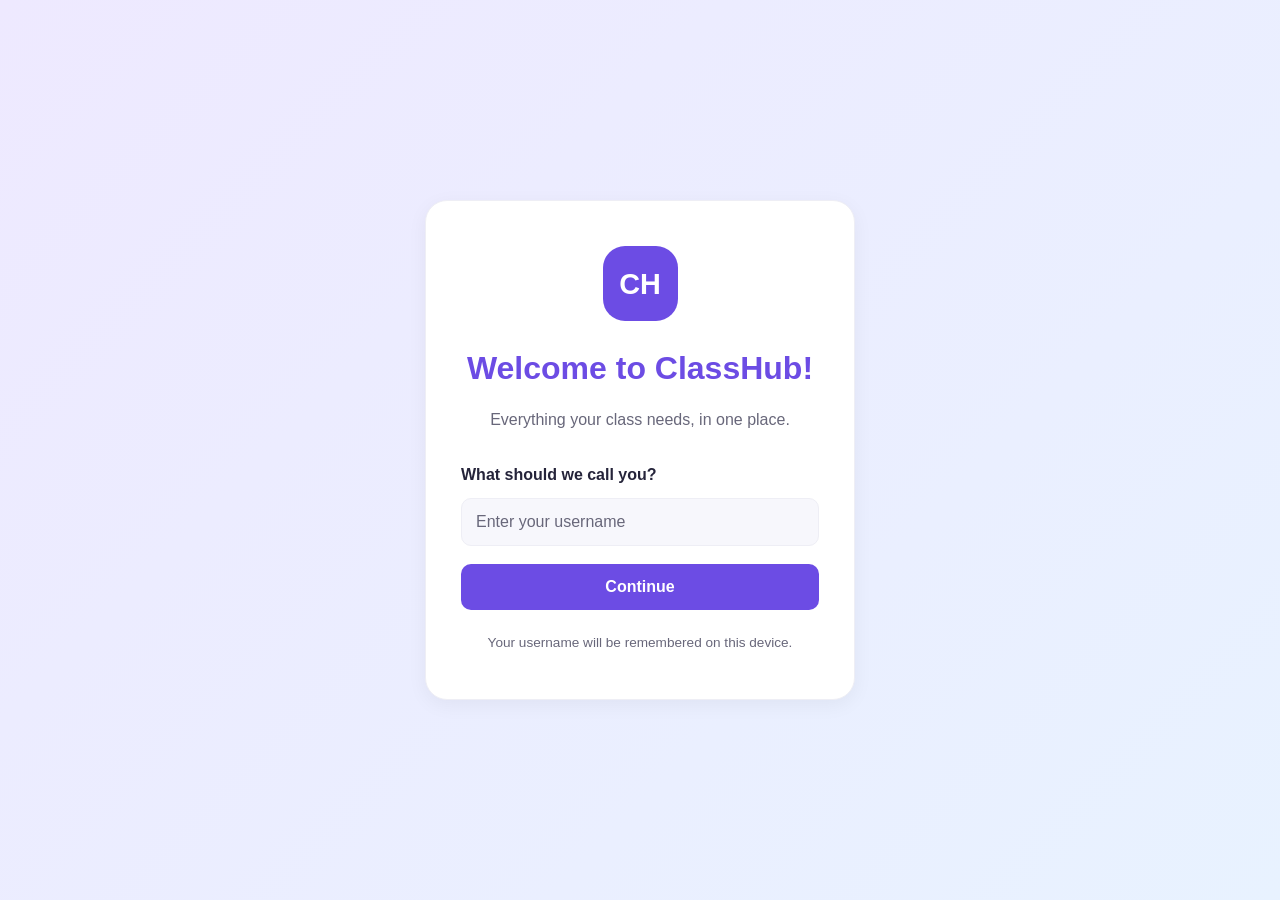
<file: index.html>
<!DOCTYPE html>
<html lang="en">
<head>
    <meta charset="UTF-8">
    <meta name="viewport" content="width=device-width, initial-scale=1.0">

    <meta name="description" content="ClassHub - Everything your class needs, in one place.">

    <title>ClassHub | Home</title>
    <link rel="icon" type="image/svg+xml" href="assets/icons/favicon.svg">
    <link rel="stylesheet" href="css/style.css">
    <link rel="stylesheet" href="css/login.css">

    <script src="js/main.js" defer></script>
    <script src="js/login.js" defer></script>
</head>

<body>

    <!-- LOGIN SCREEN -->
    <section class="login-screen" id="login-screen">

        <div class="login-box">

            <div class="login-logo">CH</div>

            <h1>Welcome to ClassHub!</h1>

            <p>Everything your class needs, in one place.</p>

            <form id="login-form">

                <label for="username">What should we call you?</label>

                <input
                    type="text"
                    id="username"
                    placeholder="Enter your username"
                    maxlength="25"
                    autocomplete="given-name"
                    required
                >

                <button type="submit">
                    Continue
                </button>

            </form>

            <p class="login-note">
                Your username will be remembered on this device.
            </p>

        </div>

    </section>


    <!-- MAIN WEBSITE -->
    <div id="site-content" hidden>

        <!-- HEADER -->
        <header class="site-header">


        <nav class="navbar" aria-label="Main navigation">
            <a href="index.html" class="logo">ClassHub</a>

            <ul class="nav-links">
                <li><a href="index.html">Home</a></li>
                <li><a href="timetable.html">Timetable</a></li>
                <li><a href="notes.html">Notes</a></li>
                <li><a href="announcements.html">Updates</a></li>
                <li><a href="contacts.html">Contacts</a></li>
            </ul>

            <button type="button" id="theme-toggle" class="theme-toggle">
                <span id="theme-icon" aria-hidden="true">🌙</span>
                <span id="theme-label">Dark Mode</span>
            </button>
        </nav>


        </header>


        <!-- MAIN CONTENT -->
        <main>

            <!-- HERO SECTION -->
            <section class="hero">

                <div class="hero-content">

                    <h1>Everything your class needs, in one place.</h1>

                    <p>
                        Stay organised, access learning materials
                        and keep up with everything happening in your class.
                    </p>

                    <a href="timetable.html" class="hero-button">
                        View Timetable
                    </a>

                </div>

            </section>


            <!-- WELCOME SECTION -->
            <section class="welcome">

                <h2 id="personal-greeting">Hi!</h2>

                <p>
                    Welcome to your ClassHub dashboard.
                    What would you like to explore today?
                </p>

                <button
                    type="button"
                    id="change-username"
                    class="change-username-button"
                >
                    Change username
                </button>

            </section>


            <!-- DASHBOARD -->
            <section class="dashboard">

                <a href="timetable.html" class="card timetable-card">
                    <h2>Timetable</h2>
                    <p>Check your weekly lecture schedule.</p>
                    <span>View timetable →</span>
                </a>

                <a href="notes.html" class="card notes-card">
                    <h2>Study Notes</h2>
                    <p>Find course materials and learning resources.</p>
                    <span>Explore notes →</span>
                </a>

                <a href="announcements.html" class="card updates-card">
                    <h2>Class Updates</h2>
                    <p>Stay informed about assignments, tests and activities.</p>
                    <span>View updates →</span>
                </a>

                <a href="contacts.html" class="card contacts-card">
                    <h2>Class Contacts</h2>
                    <p>Find your class representatives and important contacts.</p>
                    <span>View contacts →</span>
                </a>

            </section>

        </main>


        <!-- FOOTER -->
        <footer class="site-footer">

            <p>
                &copy; <span id="year"></span>
                ClassHub. Built for IT Students.
            </p>

        </footer>

    </div>

</body>
</html>
</file>
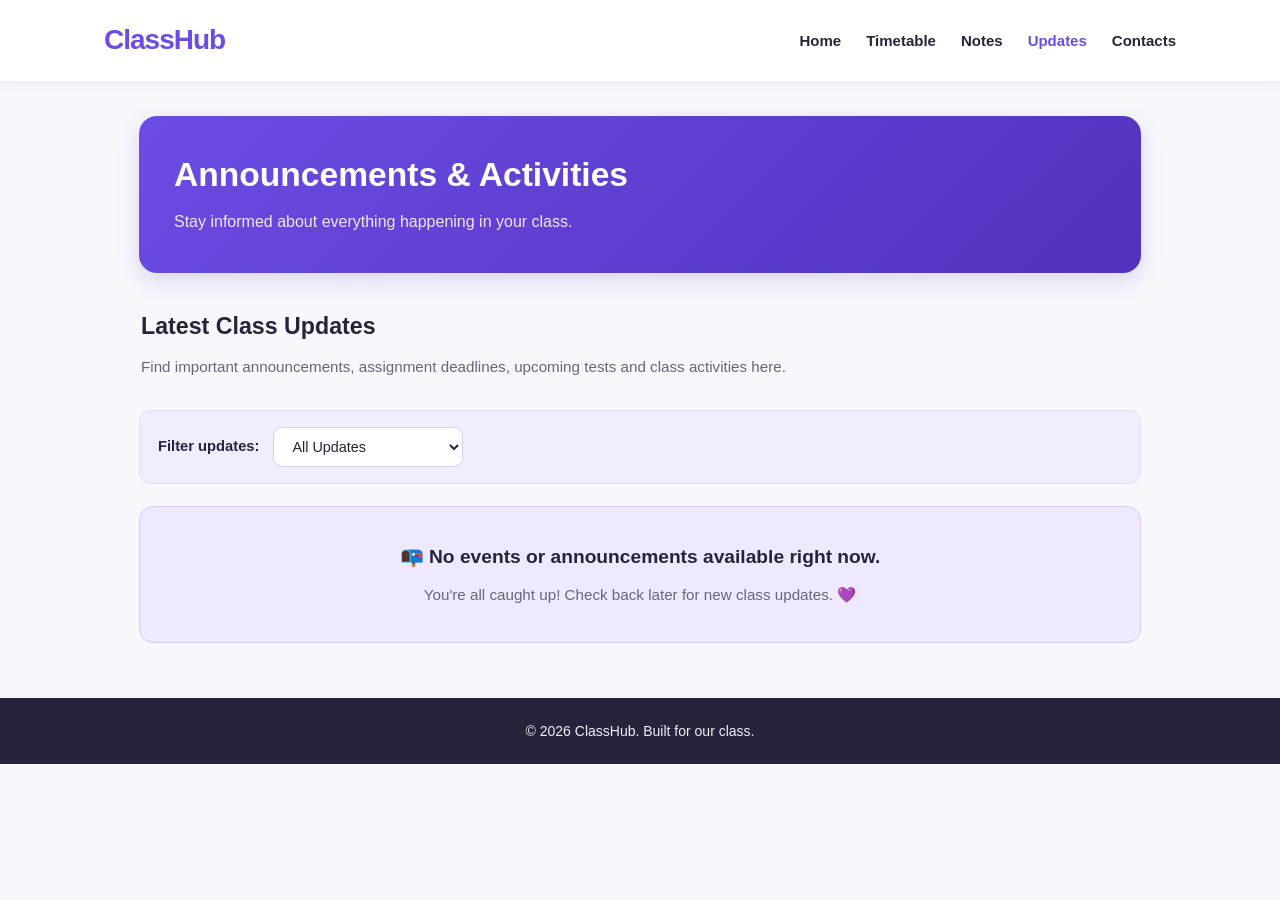
<file: announcements.html>
<!DOCTYPE html>
<html lang="en">
<head>
    <meta charset="UTF-8">
    <meta name="viewport" content="width=device-width, initial-scale=1.0">

    <meta name="description" content="View class announcements, assignments, tests and activities on ClassHub.">

    <title>Announcements | ClassHub</title>

    <!-- Stylesheets -->
    <link rel="icon" type="image/svg+xml" href="assets/icons/favicon.svg">
    <link rel="stylesheet" href="css/style.css">
    <link rel="stylesheet" href="css/announcements.css">

    <!-- JavaScript -->
    <script src="js/main.js" defer></script>
    <script src="js/announcements.js" defer></script>
</head>

<body>

    <!-- Navigation -->
    <header class="site-header">
        <nav class="navbar" aria-label="Main navigation">

            <a href="index.html" class="logo">ClassHub</a>

            <ul class="nav-links">
                <li><a href="index.html">Home</a></li>
                <li><a href="timetable.html">Timetable</a></li>
                <li><a href="notes.html">Notes</a></li>
                <li>
                    <a href="announcements.html" aria-current="page">
                        Updates
                    </a>
                </li>
                <li><a href="contacts.html">Contacts</a></li>
            </ul>

        </nav>
    </header>

    <!-- Main content -->
    <main class="announcements-page">

        <!-- Page heading -->
        <section class="announcements-heading">
            <h1>Announcements & Activities</h1>
            <p>Stay informed about everything happening in your class.</p>
        </section>

        <!-- Introduction -->
        <section class="updates-intro">
            <h2>Latest Class Updates</h2>
            <p>
                Find important announcements, assignment deadlines,
                upcoming tests and class activities here.
            </p>
        </section>

        <!-- Filter -->
        <section class="announcement-controls">

            <label for="announcement-filter">
                Filter updates:
            </label>

            <select id="announcement-filter">
                <option value="all">All Updates</option>
                <option value="announcement">Announcements</option>
                <option value="assignment">Assignments</option>
                <option value="test">Tests & Exams</option>
                <option value="activity">Class Activities</option>
            </select>

        </section>

        <!-- Announcements -->
        <section class="announcements-section">

            <div
                id="announcements-container"
                class="announcements-grid"
                aria-live="polite"
            >
                <p>Loading class updates...</p>
            </div>

        </section>

    </main>

    <!-- Footer -->
    <footer class="site-footer">
        <p>
            &copy; <span id="year"></span>
            ClassHub. Built for our class.
        </p>
    </footer>

</body>
</html>
</file>
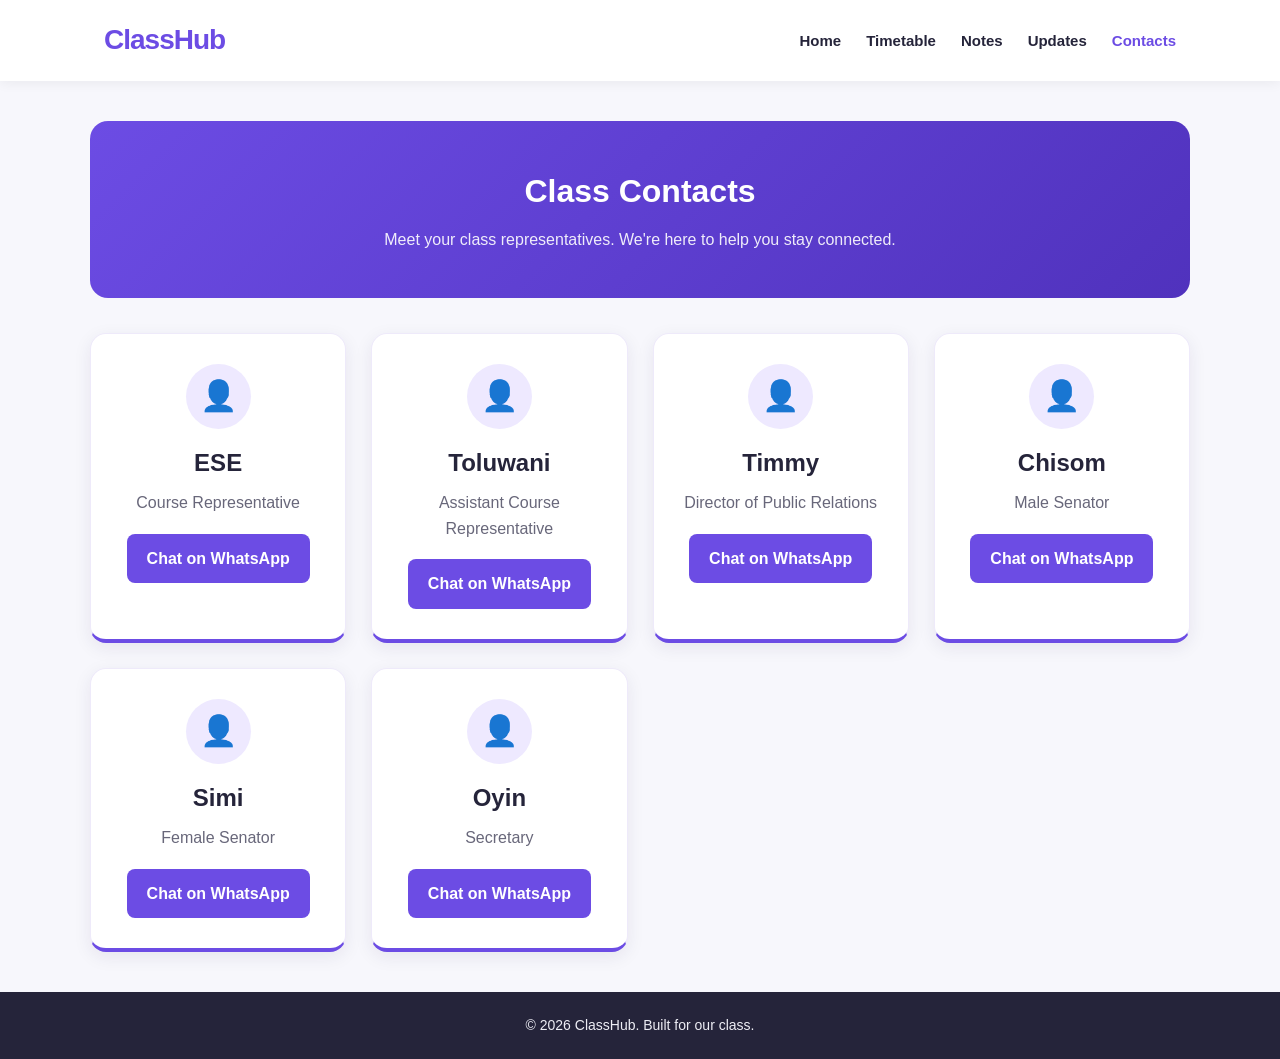
<file: contacts.html>
<!DOCTYPE html>
<html lang="en">
<head>
    <meta charset="UTF-8">
    <meta name="viewport" content="width=device-width, initial-scale=1.0">

    <meta name="description" content="Contact your ClassHub class representatives.">

    <title>Contacts | ClassHub</title>

    <!-- Stylesheets -->
    <link rel="icon" type="image/svg+xml" href="assets/icons/favicon.svg">
    <link rel="stylesheet" href="css/style.css">
    <link rel="stylesheet" href="css/contacts.css">

    <!-- JavaScript -->
    <script src="js/main.js" defer></script>
</head>

<body>

    <!-- Navigation -->
    <header class="site-header">
        <nav class="navbar" aria-label="Main navigation">

            <a href="index.html" class="logo">ClassHub</a>

            <ul class="nav-links">
                <li><a href="index.html">Home</a></li>
                <li><a href="timetable.html">Timetable</a></li>
                <li><a href="notes.html">Notes</a></li>
                <li><a href="announcements.html">Updates</a></li>
                <li>
                    <a href="contacts.html" aria-current="page">
                        Contacts
                    </a>
                </li>
            </ul>

        </nav>
    </header>

    <!-- Main content -->
    <main class="contacts-page">

        <!-- Page heading -->
        <section class="contacts-heading">
            <h1>Class Contacts</h1>
            <p>
                Meet your class representatives.
                We're here to help you stay connected.
            </p>
        </section>

        <!-- Contact cards -->
        <section class="contacts-container">

            <!-- Course Representative -->
            <article class="contact-card">

                <div class="contact-icon">👤</div>

                <h2>ESE</h2>

                <p class="contact-role">
                    Course Representative
                </p>

                <a class="whatsapp-button"
                   href="https://wa.me/2349090229738"
                   target="_blank"
                   rel="noopener noreferrer">
                    Chat on WhatsApp
                </a>

            </article>

            <!-- Assistant Course Representative -->
            <article class="contact-card">

                <div class="contact-icon">👤</div>

                <h2>Toluwani</h2>

                <p class="contact-role">
                    Assistant Course Representative
                </p>

                <a class="whatsapp-button"
                   href="https://wa.me/2348109761441"
                   target="_blank"
                   rel="noopener noreferrer">
                    Chat on WhatsApp
                </a>

            </article>

            <!-- Director of Public Relations -->
            <article class="contact-card">

                <div class="contact-icon">👤</div>

                <h2>Timmy</h2>

                <p class="contact-role">
                    Director of Public Relations
                </p>

                <a class="whatsapp-button"
                   href="https://wa.me/2349039310345"
                   target="_blank"
                   rel="noopener noreferrer">
                    Chat on WhatsApp
                </a>

            </article>

            <!-- Male Senator -->
            <article class="contact-card">

                <div class="contact-icon">👤</div>

                <h2>Chisom</h2>

                <p class="contact-role">
                    Male Senator
                </p>

                <a class="whatsapp-button"
                   href="https://wa.me/2349134202065"
                   target="_blank"
                   rel="noopener noreferrer">
                    Chat on WhatsApp
                </a>

            </article>

            <!-- Female Senator -->
            <article class="contact-card">

                <div class="contact-icon">👤</div>

                <h2>Simi</h2>

                <p class="contact-role">
                    Female Senator
                </p>

                <a class="whatsapp-button"
                   href="https://wa.me/2349022147112"
                   target="_blank"
                   rel="noopener noreferrer">
                    Chat on WhatsApp
                </a>

            </article>

            <!-- Secretary -->
            <article class="contact-card">

                <div class="contact-icon">👤</div>

                <h2>Oyin</h2>

                <p class="contact-role">
                    Secretary
                </p>

                <a class="whatsapp-button"
                   href="https://wa.me/2348079037388"
                   target="_blank"
                   rel="noopener noreferrer">
                    Chat on WhatsApp
                </a>

            </article>

        </section>

    </main>

    <!-- Footer -->
    <footer class="site-footer">
        <p>
            &copy; <span id="year"></span>
            ClassHub. Built for our class.
        </p>
    </footer>

</body>
</html>
</file>
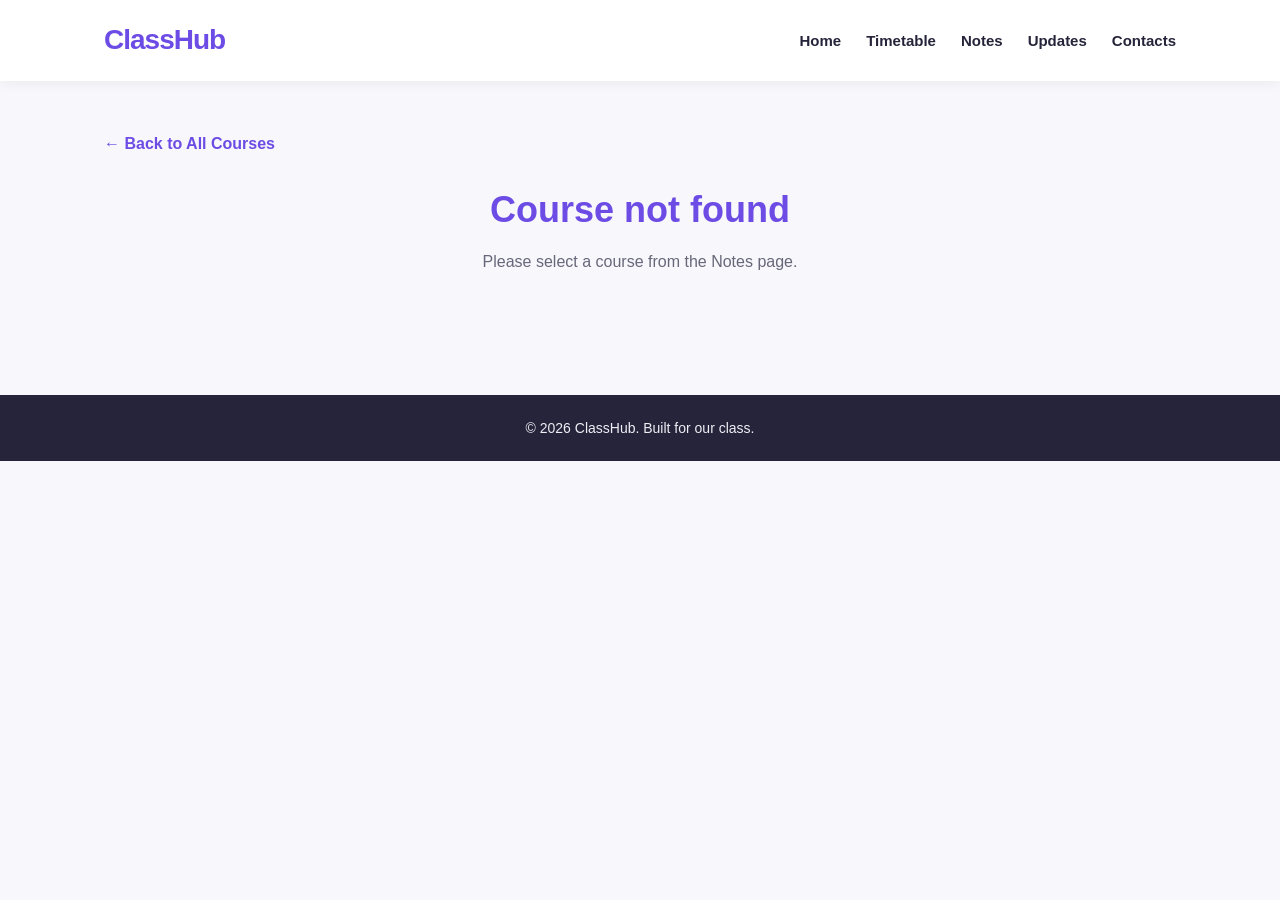
<file: lecture.html>
<!DOCTYPE html>
<html lang="en">
<head>
    <meta charset="UTF-8">
    <meta name="viewport" content="width=device-width, initial-scale=1.0">
    <meta name="description" content="Access ClassHub lecture materials.">

    <title>Course Lectures | ClassHub</title>

    <link rel="icon" type="image/svg+xml" href="assets/icons/favicon.svg">
    <link rel="stylesheet" href="css/style.css">
    <link rel="stylesheet" href="css/notes.css">

    <script src="js/main.js" defer></script>
    <script src="js/course-data.js" defer></script>
    <script src="js/lectures.js" defer></script>
</head>

<body>

    <header class="site-header">
        <nav class="navbar" aria-label="Main navigation">
            <a href="index.html" class="logo">ClassHub</a>

            <ul class="nav-links">
                <li><a href="index.html">Home</a></li>
                <li><a href="timetable.html">Timetable</a></li>
                <li><a href="notes.html" aria-current="page">Notes</a></li>
                <li><a href="announcements.html">Updates</a></li>
                <li><a href="contacts.html">Contacts</a></li>
            </ul>
        </nav>
    </header>

    <main class="notes-page">

        <a href="notes.html" class="back-link">
            ← Back to All Courses
        </a>

        <section class="notes-heading">
            <h1 id="course-heading">Course Lectures</h1>
            <p id="course-description">
                Select the lecture you want to access.
            </p>
        </section>

        <section class="lecture-library">
            <div id="lecture-container" class="lecture-list">
                <p>Loading lectures...</p>
            </div>
        </section>

    </main>

    <footer class="site-footer">
        <p>&copy; <span id="year"></span> ClassHub. Built for our class.</p>
    </footer>

</body>
</html>
</file>
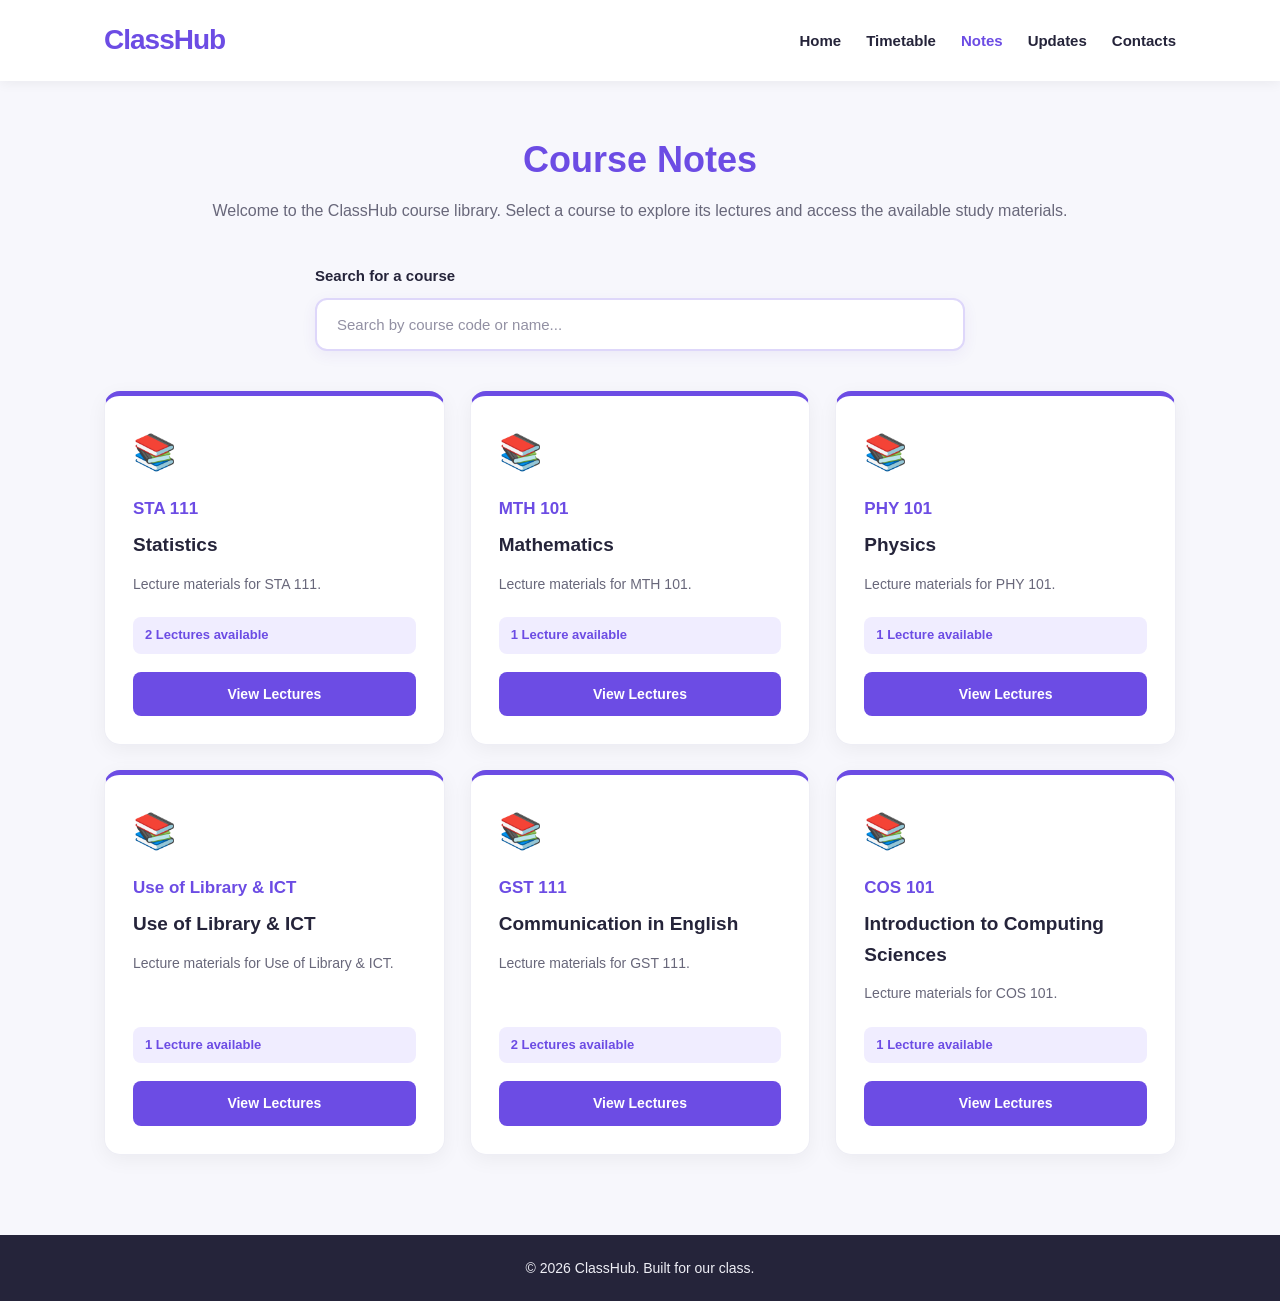
<file: notes.html>
<!DOCTYPE html>
<html lang="en">

<head>
    <meta charset="UTF-8">
    <meta name="viewport" content="width=device-width, initial-scale=1.0">

    <meta name="description" content="Access course notes and lecture materials on ClassHub.">

    <title>Course Notes | ClassHub</title>

    <!-- Favicon -->
    <link rel="icon" type="image/svg+xml" href="assets/icons/favicon.svg">

    <!-- Stylesheets -->
    <link rel="stylesheet" href="css/style.css">
    <link rel="stylesheet" href="css/notes.css">

    <!-- JavaScript -->
    <script src="js/main.js" defer></script>
    <script src="js/course-data.js" defer></script>
    <script src="js/notes.js" defer></script>
</head>

<body>

    <!-- =========================
         HEADER AND NAVIGATION
    ========================== -->

    <header class="site-header">

        <nav class="navbar" aria-label="Main navigation">

            <a href="index.html" class="logo">
                ClassHub
            </a>

            <ul class="nav-links">
                <li>
                    <a href="index.html">Home</a>
                </li>

                <li>
                    <a href="timetable.html">Timetable</a>
                </li>

                <li>
                    <a href="notes.html" aria-current="page">Notes</a>
                </li>

                <li>
                    <a href="announcements.html">Updates</a>
                </li>

                <li>
                    <a href="contacts.html">Contacts</a>
                </li>
            </ul>

        </nav>

    </header>


    <!-- =========================
         MAIN NOTES CONTENT
    ========================== -->

    <main class="notes-page">

        <section class="notes-heading">

            <h1>Course Notes</h1>

            <p>
                Welcome to the ClassHub course library.
                Select a course to explore its lectures
                and access the available study materials.
            </p>

        </section>


        <!-- COURSE SEARCH -->

        <section class="notes-search-section">

            <label for="notes-search">
                Search for a course
            </label>

            <input
                type="search"
                id="notes-search"
                placeholder="Search by course code or name..."
                autocomplete="off"
            >

        </section>


        <!-- COURSE CARDS -->

        <section class="notes-courses-section">

            <div
                id="notes-container"
                class="notes-grid"
                aria-live="polite"
            >

                <p>Loading courses...</p>

            </div>

        </section>

    </main>


    <!-- =========================
         FOOTER
    ========================== -->

    <footer class="site-footer">

        <p>
            &copy;
            <span id="year"></span>
            ClassHub. Built for our class.
        </p>

    </footer>

</body>

</html>
</file>
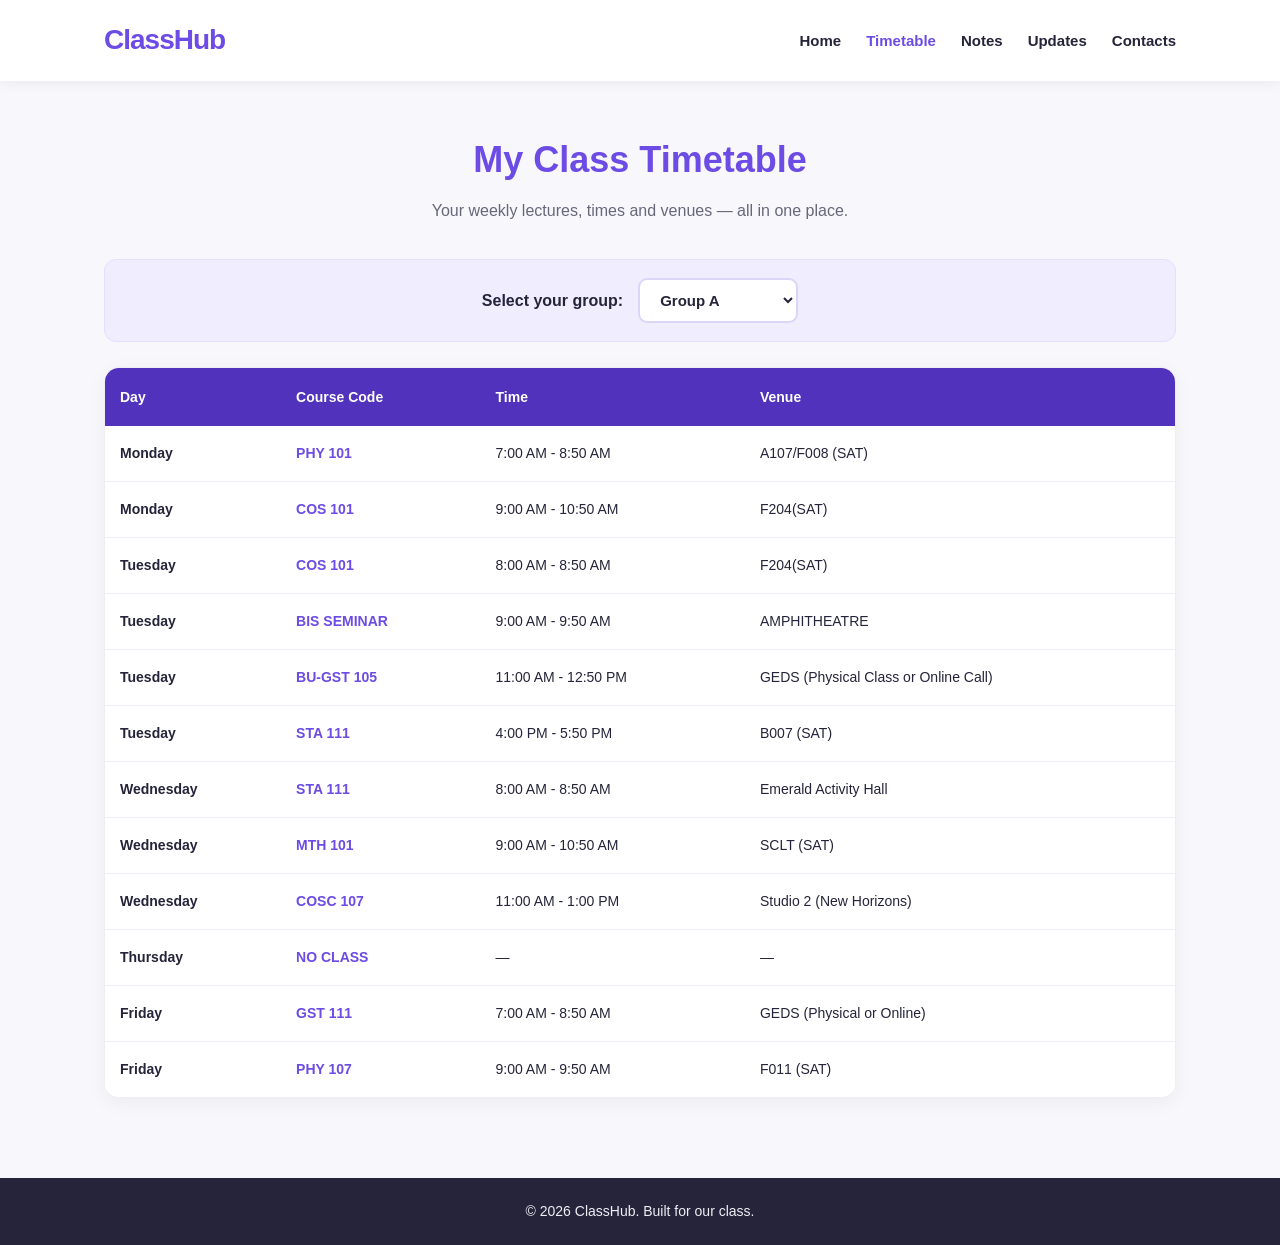
<file: timetable.html>
<!DOCTYPE html>
<html lang="en">
<head>
    <meta charset="UTF-8">
    <meta name="viewport" content="width=device-width, initial-scale=1.0">

    <meta name="description" content="View your weekly ClassHub timetable, course codes, times and venues.">

    <title>Class Timetable | ClassHub</title>

    <link rel="icon" type="image/svg+xml" href="assets/icons/favicon.svg">
    <link rel="stylesheet" href="css/style.css">
    <link rel="stylesheet" href="css/timetable.css">

    <script src="js/main.js" defer></script>
    <script src="js/data.js" defer></script>
    <script src="js/timetable.js" defer></script>
</head>

<body>

    <header class="site-header">
        <nav class="navbar" aria-label="Main navigation">
            <a href="index.html" class="logo">ClassHub</a>

            <ul class="nav-links">
                <li><a href="index.html">Home</a></li>
                <li><a href="timetable.html" aria-current="page">Timetable</a></li>
                <li><a href="notes.html">Notes</a></li>
                <li><a href="announcements.html">Updates</a></li>
                <li><a href="contacts.html">Contacts</a></li>
            </ul>
        </nav>
    </header>

    <main class="timetable-page">

        <section class="timetable-heading">
            <h1>My Class Timetable</h1>
            <p>Your weekly lectures, times and venues — all in one place.</p>
        </section>

        <!-- Group selector -->
        <section class="timetable-controls">

            <label for="group-filter">Select your group:</label>

            <select id="group-filter">
                <option value="A">Group A</option>
                <option value="B">Group B</option>
            </select>

        </section>

        <!-- Timetable -->
        <section class="timetable-section">

            <div class="table-container">

                <table class="timetable-table">

                    <thead>
                        <tr>
                            <th scope="col">Day</th>
                            <th scope="col">Course Code</th>
                            <th scope="col">Time</th>
                            <th scope="col">Venue</th>
                        </tr>
                    </thead>

                    <tbody id="timetable-body">
                        <tr>
                            <td colspan="4">Loading timetable...</td>
                        </tr>
                    </tbody>

                </table>

            </div>

        </section>

    </main>

    <footer class="site-footer">
        <p>
            &copy; <span id="year"></span> ClassHub.
            Built for our class.
        </p>
    </footer>

</body>
</html>
</file>
<file: css/style.css>
/* =================================
   CLASSHUB - MAIN STYLESHEET
   ================================= */

* {
    margin: 0;
    padding: 0;
    box-sizing: border-box;
}

/* =================================
   THEME VARIABLES
   ================================= */

:root {
    color-scheme: light;

    --primary: #6c4ce4;
    --primary-dark: #5032bd;
    --background: #f7f7fc;
    --surface: #ffffff;
    --text: #25243a;
    --muted: #68677a;
    --border: #eeeeF5;
    --white: #ffffff;
    --shadow: 0 5px 20px rgba(0, 0, 0, 0.05);
}

:root[data-theme="dark"] {
    color-scheme: dark;

    --primary: #a58bff;
    --primary-dark: #8b6cf0;
    --background: #101426;
    --surface: #1b2239;
    --text: #f1efff;
    --muted: #b5b4ca;
    --border: #303852;
    --white: #1b2239;
    --shadow: 0 5px 20px rgba(0, 0, 0, 0.2);
}

/* =================================
   GENERAL STYLES
   ================================= */

html {
    scroll-behavior: smooth;
}

body {
    font-family: Arial, Helvetica, sans-serif;
    background-color: var(--background);
    color: var(--text);
    line-height: 1.6;
    transition: background-color 0.25s ease, color 0.25s ease;
}

a {
    color: inherit;
    text-decoration: none;
}

a:focus-visible,
button:focus-visible {
    outline: 3px solid #ffae42;
    outline-offset: 4px;
}

/* =================================
   HEADER AND NAVIGATION
   ================================= */

.site-header {
    background-color: var(--surface);
    box-shadow: 0 2px 12px rgba(0, 0, 0, 0.06);
    position: relative;
    z-index: 10;
}

.navbar {
    max-width: 1200px;
    margin: 0 auto;
    padding: 18px 5%;
    display: flex;
    justify-content: space-between;
    align-items: center;
    gap: 20px;
}

.logo {
    font-size: 28px;
    font-weight: 800;
    color: var(--primary);
    letter-spacing: -1px;
}

.nav-links {
    list-style: none;
    display: flex;
    align-items: center;
    gap: 25px;
    flex-wrap: wrap;
}

.nav-links a {
    color: var(--text);
    font-size: 15px;
    font-weight: 600;
    transition: color 0.2s ease;
}

.nav-links a:hover,
.nav-links a[aria-current="page"] {
    color: var(--primary);
}

/* =================================
   THEME TOGGLE BUTTON
   ================================= */

.theme-toggle {
    display: inline-flex;
    align-items: center;
    justify-content: center;
    gap: 8px;
    padding: 10px 16px;
    border: 1px solid var(--border);
    border-radius: 25px;
    background: var(--background);
    color: var(--text);
    font-size: 14px;
    font-weight: 700;
    cursor: pointer;
    white-space: nowrap;
    transition: background-color 0.2s ease,
                border-color 0.2s ease,
                transform 0.2s ease;
}

.theme-toggle:hover {
    background: var(--primary);
    border-color: var(--primary);
    color: #ffffff;
    transform: translateY(-2px);
}

#theme-icon {
    font-size: 17px;
}

/* =================================
   HERO SECTION
   ================================= */

.hero {
    background: linear-gradient(135deg, #6c4ce4, #9875f5);
    color: #ffffff;
    padding: 90px 20px;
    text-align: center;
}

.hero-content {
    max-width: 750px;
    margin: 0 auto;
}

.hero h1 {
    font-size: clamp(32px, 5vw, 52px);
    line-height: 1.2;
    margin-bottom: 18px;
}

.hero p {
    font-size: 18px;
    max-width: 600px;
    margin: 0 auto 30px;
    color: #f0ebff;
}

.hero-button {
    display: inline-block;
    background-color: #ffffff;
    color: #5032bd;
    padding: 13px 28px;
    border-radius: 30px;
    font-weight: 700;
    transition: transform 0.2s ease, box-shadow 0.2s ease;
}

.hero-button:hover {
    transform: translateY(-3px);
    box-shadow: 0 8px 20px rgba(0, 0, 0, 0.15);
}

/* =================================
   WELCOME SECTION
   ================================= */

.welcome {
    text-align: center;
    max-width: 750px;
    margin: 55px auto 35px;
    padding: 0 20px;
}

.welcome h2 {
    font-size: 30px;
    margin-bottom: 10px;
}

.welcome p {
    color: var(--muted);
    font-size: 16px;
}

/* =================================
   DASHBOARD CARDS
   ================================= */

.dashboard {
    max-width: 1200px;
    margin: 0 auto;
    padding: 15px 5% 70px;
    display: grid;
    grid-template-columns: repeat(2, minmax(0, 1fr));
    gap: 25px;
}

.card {
    display: block;
    background-color: var(--surface);
    color: var(--text);
    padding: 30px;
    border-radius: 18px;
    min-height: 175px;
    box-shadow: var(--shadow);
    border: 1px solid var(--border);
    transition: transform 0.2s ease, box-shadow 0.2s ease;
}

.card:hover {
    transform: translateY(-5px);
    box-shadow: 0 12px 25px rgba(0, 0, 0, 0.12);
}

.card h2 {
    font-size: 21px;
    margin-bottom: 12px;
}

.card p {
    color: var(--muted);
    font-size: 15px;
}

.timetable-card {
    border-top: 5px solid #4285f4;
}

.timetable-card h2 {
    color: #4285f4;
}

.notes-card {
    border-top: 5px solid #ff9f43;
}

.notes-card h2 {
    color: #e58a25;
}

.updates-card {
    border-top: 5px solid #ed6a9e;
}

.updates-card h2 {
    color: #d94d83;
}

.contacts-card {
    border-top: 5px solid #36b98a;
}

.contacts-card h2 {
    color: #239b70;
}

/* =================================
   FOOTER
   ================================= */

.site-footer {
    background-color: #25243a;
    color: #eeeeF5;
    text-align: center;
    padding: 22px 15px;
    font-size: 14px;
}

/* =================================
   RESPONSIVE DESIGN
   ================================= */

@media (max-width: 768px) {
    .navbar {
        flex-direction: column;
        gap: 15px;
    }

    .nav-links {
        justify-content: center;
        gap: 15px 20px;
    }

    .hero {
        padding: 70px 20px;
    }

    .dashboard {
        gap: 18px;
    }
}

@media (max-width: 550px) {
    .logo {
        font-size: 25px;
    }

    .nav-links {
        gap: 12px 16px;
    }

    .nav-links a {
        font-size: 14px;
    }

    .theme-toggle {
        padding: 9px 14px;
    }

    .hero {
        padding: 60px 18px;
    }

    .hero p {
        font-size: 16px;
    }

    .welcome {
        margin-top: 40px;
    }

    .welcome h2 {
        font-size: 25px;
    }

    .dashboard {
        grid-template-columns: 1fr;
        padding-bottom: 45px;
    }

    .card {
        padding: 25px;
    }
}

/* =================================
   REDUCED MOTION
   ================================= */

@media (prefers-reduced-motion: reduce) {
    html {
        scroll-behavior: auto;
    }

    *,
    *::before,
    *::after {
        transition-duration: 0.01ms !important;
        animation-duration: 0.01ms !important;
    }
}
</file>
<file: css/login.css>
/* =================================
   CLASSHUB - LOGIN SCREEN
   ================================= */

[hidden] {
    display: none !important;
}

.login-screen {
    min-height: 100vh;
    display: flex;
    align-items: center;
    justify-content: center;
    padding: 25px;
    background: linear-gradient(135deg, #eee9ff, #e8f2ff);
    transition: background 0.25s ease;
}

:root[data-theme="dark"] .login-screen {
    background: linear-gradient(135deg, #101426, #1b2440);
}

.login-box {
    width: 100%;
    max-width: 430px;
    padding: 45px 35px;
    background: var(--surface);
    color: var(--text);
    border: 1px solid var(--border);
    border-radius: 22px;
    text-align: center;
    box-shadow: var(--shadow);
}

.login-logo {
    width: 75px;
    height: 75px;
    margin: 0 auto 22px;
    display: flex;
    align-items: center;
    justify-content: center;
    border-radius: 22px;
    background: var(--primary);
    color: #ffffff;
    font-size: 1.8rem;
    font-weight: 800;
}

.login-box h1 {
    color: var(--primary);
    font-size: 2rem;
    margin-bottom: 12px;
}

.login-box > p {
    color: var(--muted);
    line-height: 1.6;
}

#login-form {
    margin-top: 30px;
    text-align: left;
}

#login-form label {
    display: block;
    color: var(--text);
    font-weight: 600;
    margin-bottom: 10px;
}

#username {
    width: 100%;
    padding: 14px;
    border: 1px solid var(--border);
    border-radius: 10px;
    background: var(--background);
    color: var(--text);
    font-size: 1rem;
    outline: none;
    margin-bottom: 18px;
}

#username::placeholder {
    color: var(--muted);
}

#username:focus {
    border-color: var(--primary);
    box-shadow: 0 0 0 3px rgba(108, 76, 228, 0.15);
}

#login-form button {
    width: 100%;
    padding: 14px;
    border: none;
    border-radius: 10px;
    background: var(--primary);
    color: #ffffff;
    font-size: 1rem;
    font-weight: 700;
    cursor: pointer;
    transition: background 0.2s ease;
}

#login-form button:hover {
    background: var(--primary-dark);
}

.login-note {
    margin-top: 22px;
    font-size: 0.85rem;
}

/* =================================
   CHANGE USERNAME BUTTON
   ================================= */

.change-username-button {
    margin-top: 12px;
    padding: 9px 15px;
    border: 1px solid var(--primary);
    border-radius: 8px;
    background: transparent;
    color: var(--primary);
    font-weight: 600;
    cursor: pointer;
}

.change-username-button:hover {
    background: var(--background);
}

/* =================================
   LECTURE LOCK SCREEN
   ================================= */

.lecture-lock-screen {
    max-width: 600px;
    margin: 30px auto;
    padding: 40px 25px;
    text-align: center;
    background: var(--surface);
    color: var(--text);
    border: 1px solid var(--border);
    border-radius: 16px;
    box-shadow: var(--shadow);
}

.lecture-lock-icon {
    font-size: 55px;
    margin-bottom: 15px;
}

.lecture-lock-screen h2 {
    color: var(--primary);
    margin-bottom: 12px;
}

.lecture-lock-screen p {
    color: var(--muted);
    line-height: 1.7;
    margin-bottom: 25px;
}

.lecture-lock-screen .back-link {
    display: block;
    margin-top: 20px;
    color: var(--primary);
}

.lecture-status {
    display: inline-block;
    padding: 6px 12px;
    border-radius: 20px;
    font-size: 13px;
}

/* =================================
   MOBILE SCREENS
   ================================= */

@media (max-width: 500px) {
    .login-box {
        padding: 35px 22px;
    }

    .login-box h1 {
        font-size: 1.7rem;
    }
}

/* =================================
   REDUCED MOTION
   ================================= */

@media (prefers-reduced-motion: reduce) {
    #login-form button,
    .login-screen {
        transition: none;
    }
}
</file>
<file: css/announcements.css>
/* =====================================
   CLASSHUB - ANNOUNCEMENTS PAGE
===================================== */

.announcements-page {
    max-width: 1050px;
    margin: 0 auto;
    padding: 35px 24px 55px;
}

/* =====================================
   TOP HERO SECTION
===================================== */

.announcements-heading {
    background: linear-gradient(135deg, #6c4ce4, #5032bd);
    padding: 38px 35px;
    border-radius: 18px;
    margin-bottom: 30px;
    box-shadow: 0 8px 22px rgba(80, 50, 189, 0.16);
}

.announcements-heading h1 {
    color: white;
    font-size: 2.1rem;
    margin: 0 0 12px;
    line-height: 1.25;
}

.announcements-heading p {
    color: #eee9ff;
    font-size: 1rem;
    line-height: 1.7;
    margin: 0;
}

/* =====================================
   LATEST UPDATES INTRODUCTION
===================================== */

.updates-intro {
    margin-bottom: 25px;
    padding: 5px 2px;
}

.updates-intro h2 {
    color: var(--text);
    font-size: 1.45rem;
    margin: 0 0 9px;
}

.updates-intro p {
    color: var(--muted);
    font-size: 0.95rem;
    line-height: 1.7;
    max-width: 650px;
    margin: 0;
}

/* =====================================
   FILTER CONTROLS
===================================== */

.announcement-controls {
    display: flex;
    align-items: center;
    gap: 14px;
    flex-wrap: wrap;
    padding: 16px 18px;
    margin-bottom: 22px;
    background: #f0edff;
    border: 1px solid #e1dafa;
    border-radius: 12px;
}

:root[data-theme="dark"] .announcement-controls {
    background: #202945;
    border-color: #384365;
}

.announcement-controls label {
    color: var(--text);
    font-size: 0.92rem;
    font-weight: 600;
}

#announcement-filter {
    min-width: 190px;
    padding: 10px 14px;
    border: 1px solid #d7cef5;
    border-radius: 9px;
    background: var(--surface);
    color: var(--text);
    font-size: 0.9rem;
    cursor: pointer;
    outline: none;
}

#announcement-filter:focus {
    border-color: var(--primary);
    box-shadow: 0 0 0 3px rgba(108, 76, 228, 0.12);
}

/* =====================================
   ANNOUNCEMENT LIST
===================================== */

.announcements-grid {
    display: flex !important;
    flex-direction: column !important;
    gap: 17px;
    width: 100%;
}

/* =====================================
   ANNOUNCEMENT CARDS
===================================== */

.announcement-card {
    display: flex !important;
    flex-direction: row !important;
    align-items: center;
    justify-content: space-between;
    gap: 22px;
    width: 100%;
    box-sizing: border-box;
    padding: 22px 24px;
    background: var(--surface);
    color: var(--text);
    border: 1px solid var(--border);
    border-left: 5px solid var(--primary);
    border-radius: 14px;
    box-shadow: var(--shadow);
    transition: transform 0.2s ease, box-shadow 0.2s ease;
}

.announcement-card:hover {
    transform: translateY(-3px);
    box-shadow: 0 7px 18px rgba(37, 36, 58, 0.12);
}

.announcement-content {
    flex: 1;
    min-width: 0;
}

.announcement-category {
    display: inline-block;
    padding: 6px 11px;
    background: #eee9ff;
    color: #5032bd;
    border-radius: 20px;
    font-size: 0.7rem;
    font-weight: 700;
    letter-spacing: 0.4px;
    text-transform: uppercase;
}

:root[data-theme="dark"] .announcement-category {
    background: #342b58;
    color: #c7b8ff;
}

.announcement-card h2 {
    color: var(--text);
    font-size: 1.3rem;
    margin: 12px 0;
}

.announcement-card p {
    color: var(--muted);
    font-size: 0.92rem;
    line-height: 1.6;
    margin: 6px 0;
}

/* =====================================
   EVENT PAYMENT / REGISTRATION PANEL
===================================== */

.event-status-box {
    display: flex;
    flex-wrap: wrap;
    align-items: center;
    justify-content: space-between;
    gap: 12px;
    margin-top: 16px;
    padding: 14px;
    background: #f3efff;
    border: 1px solid #e1d8ff;
    border-radius: 12px;
}

:root[data-theme="dark"] .event-status-box {
    background: #222b48;
    border-color: #414d70;
}

.event-status-label {
    display: inline-flex;
    align-items: center;
    gap: 7px;
    font-size: 0.9rem;
    font-weight: 700;
}

.event-status-label.paid {
    color: #b7791f;
}

.event-status-label.free {
    color: #16865d;
}

.event-status-label.registration {
    color: var(--primary);
}

:root[data-theme="dark"] .event-status-label.paid {
    color: #ffd27a;
}

:root[data-theme="dark"] .event-status-label.free {
    color: #72ddb0;
}

:root[data-theme="dark"] .event-status-label.registration {
    color: #c1adff;
}

.event-registration-button {
    display: inline-block;
    padding: 10px 17px;
    background: var(--primary);
    color: #ffffff !important;
    border-radius: 8px;
    font-size: 0.85rem;
    font-weight: 700;
    text-align: center;
    transition: background 0.2s ease, transform 0.2s ease;
}

.event-registration-button:hover {
    background: var(--primary-dark);
    transform: translateY(-2px);
}

.event-registration-button:focus-visible {
    outline: 3px solid #ffae42;
    outline-offset: 3px;
}

/* =====================================
   EVENT POSTER
===================================== */

.announcement-image {
    display: block;
    width: 145px !important;
    height: 175px !important;
    min-width: 145px;
    max-width: 145px;
    flex: 0 0 145px;
    object-fit: contain;
    object-position: center;
    padding: 5px;
    box-sizing: border-box;
    background: var(--background);
    border: 1px solid var(--border);
    border-radius: 10px;
}

/* =====================================
   EMPTY ANNOUNCEMENTS MESSAGE
===================================== */

.empty-announcements,
.empty-state {
    width: 100%;
    box-sizing: border-box;
    padding: 35px 20px;
    text-align: center;
    background: #eee9ff;
    border: 1px solid #d5cafa;
    border-radius: 14px;
}

:root[data-theme="dark"] .empty-announcements,
:root[data-theme="dark"] .empty-state {
    background: #222b48;
    border-color: #414d70;
}

.empty-announcements h2,
.empty-state h2 {
    color: var(--text);
    font-size: 1.2rem;
    margin: 0 0 10px;
}

.empty-announcements p,
.empty-state p {
    color: var(--muted);
    font-size: 0.95rem;
    line-height: 1.6;
    margin: 0;
}

/* =====================================
   MOBILE RESPONSIVENESS
===================================== */

@media (max-width: 600px) {

    .announcements-page {
        padding: 22px 15px 40px;
    }

    .announcements-heading {
        padding: 28px 22px;
        border-radius: 14px;
        margin-bottom: 25px;
    }

    .announcements-heading h1 {
        font-size: 1.65rem;
    }

    .announcements-heading p {
        font-size: 0.9rem;
    }

    .updates-intro h2 {
        font-size: 1.25rem;
    }

    .updates-intro p {
        font-size: 0.88rem;
    }

    .announcement-controls {
        align-items: flex-start;
        flex-direction: column;
        gap: 9px;
    }

    #announcement-filter {
        width: 100%;
    }

    .announcement-card {
        gap: 12px;
        padding: 15px;
    }

    .announcement-card h2 {
        font-size: 1.05rem;
    }

    .announcement-card p {
        font-size: 0.82rem;
    }

    .announcement-image {
        width: 105px !important;
        height: 135px !important;
        min-width: 105px;
        max-width: 105px;
        flex-basis: 105px;
    }

    .event-status-box {
        align-items: stretch;
        flex-direction: column;
    }

    .event-registration-button {
        width: 100%;
        box-sizing: border-box;
    }
}

/* =====================================
   REDUCED MOTION
===================================== */

@media (prefers-reduced-motion: reduce) {
    .announcement-card,
    .event-registration-button {
        transition: none;
    }
}
</file>
<file: css/contacts.css>
/* =================================
   CLASSHUB - CONTACTS PAGE
================================= */

.contacts-page {
    width: 90%;
    max-width: 1100px;
    margin: 40px auto;
}

.contacts-heading {
    text-align: center;
    padding: 45px 20px;
    margin-bottom: 35px;
    color: white;
    background: linear-gradient(135deg, #6c4ce4, #5032bd);
    border-radius: 18px;
}

.contacts-heading h1 {
    font-size: 2rem;
    margin-bottom: 10px;
}

.contacts-heading p {
    opacity: 0.9;
}

.contacts-container {
    display: grid;
    grid-template-columns: repeat(auto-fit, minmax(250px, 1fr));
    gap: 25px;
}

.contact-card {
    background: white;
    padding: 30px 20px;
    border-radius: 16px;
    text-align: center;
    border: 1px solid #eeeafa;
    border-bottom: 4px solid #6c4ce4;
    box-shadow: 0 5px 18px rgba(40, 30, 80, 0.08);
    transition: transform 0.2s ease, box-shadow 0.2s ease;
}

.contact-card:hover {
    transform: translateY(-5px);
    box-shadow: 0 10px 25px rgba(40, 30, 80, 0.12);
}

.contact-icon {
    width: 65px;
    height: 65px;
    margin: 0 auto 15px;
    display: flex;
    align-items: center;
    justify-content: center;
    background: #eee9ff;
    border-radius: 50%;
    font-size: 30px;
}

.contact-card h2 {
    color: #25243a;
    margin-bottom: 8px;
}

.contact-role {
    color: #68677a;
    min-height: 24px;
    margin-bottom: 18px;
}

.contact-phone {
    display: block;
    color: #5032bd;
    font-weight: bold;
    text-decoration: none;
    margin-bottom: 20px;
}

.whatsapp-button {
    display: inline-block;
    background: #6c4ce4;
    color: white;
    text-decoration: none;
    padding: 12px 20px;
    border-radius: 8px;
    font-weight: 600;
    transition: background 0.2s ease;
}

.whatsapp-button:hover {
    background: #5032bd;
}

@media (max-width: 600px) {
    .contacts-page {
        width: 92%;
        margin: 25px auto;
    }

    .contacts-heading {
        padding: 35px 15px;
    }

    .contacts-heading h1 {
        font-size: 1.6rem;
    }

    .contacts-container {
        grid-template-columns: 1fr;
    }
}
</file>
<file: css/notes.css>
/* =================================
   CLASSHUB - NOTES STYLES
   ================================= */

/* 1. Main page */

.notes-page {
    max-width: 1200px;
    margin: 0 auto;
    padding: 50px 5% 80px;
}

/* 2. Page heading */

.notes-heading {
    text-align: center;
    margin-bottom: 40px;
}

.notes-heading h1 {
    color: var(--primary);
    font-size: 36px;
    margin-bottom: 10px;
}

.notes-heading p {
    color: var(--muted);
    font-size: 16px;
}

/* 3. Introduction */

.notes-intro {
    text-align: center;
    max-width: 700px;
    margin: 0 auto 35px;
}

.notes-intro h2 {
    font-size: 25px;
    margin-bottom: 10px;
}

.notes-intro p {
    color: var(--muted);
    font-size: 15px;
}

/* 4. Search section */

.notes-controls {
    max-width: 600px;
    margin: 0 auto 40px;
}

.notes-controls label {
    display: block;
    font-weight: 600;
    margin-bottom: 10px;
}

.notes-controls input {
    width: 100%;
    padding: 14px 16px;
    border: 1px solid #dcd9eb;
    border-radius: 10px;
    font-size: 15px;
    background-color: var(--white);
    color: var(--text);
}

.notes-controls input:focus-visible {
    outline: 3px solid #ffae42;
    outline-offset: 3px;
}

/* 5. Notes grid */

.notes-grid {
    display: grid;
    grid-template-columns: repeat(3, minmax(0, 1fr));
    gap: 25px;
}

/* 6. Individual note cards */

.note-card {
    background-color: var(--white);
    padding: 28px;
    border-radius: 16px;
    border: 1px solid #eeeeF5;
    border-top: 5px solid var(--primary);
    box-shadow: 0 5px 20px rgba(0, 0, 0, 0.05);
    display: flex;
    flex-direction: column;
    transition: transform 0.2s ease,
                box-shadow 0.2s ease;
}

.note-card:hover {
    transform: translateY(-5px);
    box-shadow: 0 12px 25px rgba(0, 0, 0, 0.09);
}

.note-card h2 {
    color: var(--primary);
    font-size: 17px;
    margin-bottom: 8px;
}

.note-card h3 {
    font-size: 19px;
    margin-bottom: 12px;
}

.note-card p {
    color: var(--muted);
    font-size: 14px;
    margin-bottom: 22px;
    flex-grow: 1;
}

/* 7. Notes button */

.notes-button {
    display: inline-block;
    text-align: center;
    background-color: var(--primary);
    color: var(--white);
    padding: 11px 16px;
    border-radius: 8px;
    font-size: 14px;
    font-weight: 700;
    transition: background-color 0.2s ease;
}

.notes-button:hover {
    background-color: var(--primary-dark);
}

/* 8. No results message */

.no-notes {
    grid-column: 1 / -1;
    text-align: center;
    color: var(--muted);
    padding: 30px;
    background-color: var(--white);
    border-radius: 12px;
}

/* 9. Tablet layout */

@media (max-width: 900px) {
    .notes-grid {
        grid-template-columns: repeat(2, minmax(0, 1fr));
    }
}

/* 10. Mobile layout */

@media (max-width: 550px) {
    .notes-page {
        padding: 40px 5% 60px;
    }

    .notes-heading h1 {
        font-size: 29px;
    }

    .notes-intro h2 {
        font-size: 22px;
    }

    .notes-grid {
        grid-template-columns: 1fr;
        gap: 18px;
    }

    .note-card {
        padding: 24px;
    }
}

/* 11. Reduced motion accessibility */

@media (prefers-reduced-motion: reduce) {
    .note-card {
        transition: none;
    }
}

/* =================================
   CLASSHUB - LECTURE LIBRARY
   ================================= */

/* Course card icon */

.course-icon {
    font-size: 35px;
    margin-bottom: 15px;
}

/* Number of available lectures */

.lecture-count {
    display: inline-block;
    color: var(--primary);
    background-color: #f0edff;
    padding: 8px 12px;
    border-radius: 8px;
    font-size: 13px;
    font-weight: 700;
    margin-bottom: 18px;
}

/* Back navigation */

.back-link {
    display: inline-block;
    color: var(--primary);
    font-weight: 700;
    margin-bottom: 25px;
}

.back-link:hover {
    color: var(--primary-dark);
}

/* Lecture list */

.lecture-library {
    max-width: 800px;
    margin: 0 auto;
}

.lecture-list {
    display: flex;
    flex-direction: column;
    gap: 18px;
}

/* Individual lecture cards */

.lecture-card {
    background-color: var(--white);
    padding: 22px 25px;
    border-radius: 14px;
    border: 1px solid #eeeeF5;
    border-left: 5px solid var(--primary);
    box-shadow: 0 5px 20px rgba(0, 0, 0, 0.05);

    display: flex;
    align-items: center;
    justify-content: space-between;
    gap: 20px;
}

.lecture-info {
    display: flex;
    align-items: center;
    gap: 16px;
}

.lecture-icon {
    font-size: 30px;
}

.lecture-info h2 {
    font-size: 18px;
    margin-bottom: 5px;
}

.lecture-info p {
    color: var(--muted);
    font-size: 13px;
}

/* Individual lecture material */

.lecture-material {
    background-color: var(--white);
    padding: 40px 25px;
    border-radius: 16px;
    border: 1px solid #eeeeF5;
    box-shadow: 0 5px 20px rgba(0, 0, 0, 0.05);
    text-align: center;
}

.material-icon {
    font-size: 55px;
    margin-bottom: 15px;
}

.lecture-material h2 {
    margin-bottom: 12px;
}

.lecture-material p {
    color: var(--muted);
    margin-bottom: 25px;
    line-height: 1.7;
}

/* Mobile layout */

@media (max-width: 550px) {

    .lecture-card {
        padding: 18px;
        align-items: flex-start;
        flex-direction: column;
    }

    .lecture-card .notes-button {
        width: 100%;
    }

    .lecture-material {
        padding: 30px 18px;
    }

}


/* =================================
   CLASSHUB - LECTURE LIBRARY
   ================================= */

.course-icon {
    font-size: 35px;
    margin-bottom: 15px;
}

.lecture-count {
    display: inline-block;
    color: var(--primary);
    background: #f0edff;
    padding: 8px 12px;
    border-radius: 8px;
    font-size: 13px;
    font-weight: 700;
    margin-bottom: 18px;
}

.back-link {
    display: inline-block;
    color: var(--primary);
    font-weight: 700;
    margin-bottom: 25px;
}

.back-link:hover {
    color: var(--primary-dark);
}

.lecture-library {
    max-width: 1000px;
    margin: 0 auto;
}

.lecture-list {
    display: flex;
    flex-direction: column;
    gap: 18px;
}

.lecture-card {
    background: var(--white);
    padding: 22px 25px;
    border-radius: 14px;
    border: 1px solid #eeeeF5;
    border-left: 5px solid var(--primary);
    box-shadow: 0 5px 20px rgba(0, 0, 0, 0.05);
    display: flex;
    align-items: center;
    justify-content: space-between;
    gap: 20px;
}

.lecture-info {
    display: flex;
    align-items: center;
    gap: 16px;
}

.lecture-icon {
    font-size: 30px;
}

.lecture-info h2 {
    font-size: 18px;
    margin-bottom: 5px;
}

.lecture-info p {
    color: var(--muted);
    font-size: 13px;
}

.lecture-material {
    width: 100%;
    background: var(--white);
    padding: 25px;
    border-radius: 16px;
    border: 1px solid #eeeeF5;
    box-shadow: 0 5px 20px rgba(0, 0, 0, 0.05);
}

.lecture-material h2 {
    margin-bottom: 12px;
}

.lecture-material p {
    color: var(--muted);
    margin-bottom: 20px;
}

.lecture-pdf {
    display: block;
    width: 100%;
    height: 750px;
    border: 1px solid #e5e5ee;
    border-radius: 10px;
    margin-bottom: 20px;
    background: #f7f7fc;
}

@media (max-width: 600px) {
    .lecture-card {
        padding: 18px;
        align-items: flex-start;
        flex-direction: column;
    }

    .lecture-card .notes-button {
        width: 100%;
    }

    .lecture-material {
        padding: 15px;
    }

    .lecture-pdf {
        height: 550px;
    }
}

/* =================================
   NOTES SEARCH BAR
   ================================= */

.notes-search-section {
    max-width: 650px;
    margin: 30px auto 40px;
}

.notes-search-section label {
    display: block;
    margin-bottom: 10px;
    color: var(--text);
    font-size: 15px;
    font-weight: 700;
}

.notes-search-section input#notes-search {
    display: block;
    width: 100%;
    padding: 16px 20px;
    background: #ffffff;
    color: #25243a;
    border: 2px solid #ded7fa;
    border-radius: 12px;
    font-family: inherit;
    font-size: 15px;
    outline: none;
    box-shadow: 0 4px 15px rgba(80, 50, 189, 0.07);
    transition: border-color 0.2s ease, box-shadow 0.2s ease;
}

.notes-search-section input#notes-search::placeholder {
    color: #9290a3;
    opacity: 1;
}

.notes-search-section input#notes-search:focus {
    border-color: #6c4ce4;
    box-shadow: 0 0 0 4px rgba(108, 76, 228, 0.13);
}

.notes-search-section input#notes-search:hover {
    border-color: #a18bea;
}


/* =================================
   CLASSHUB - PREMIUM LECTURE LOCKSCREEN
   ================================= */

.lecture-lock-screen {
    position: relative;
    max-width: 620px;
    margin: 45px auto;
    padding: 50px 35px;
    overflow: hidden;
    text-align: center;
    background: linear-gradient(145deg, #ffffff 0%, #f4f0ff 100%);
    border: 1px solid #e5ddff;
    border-radius: 24px;
    box-shadow: 0 15px 45px rgba(80, 50, 189, 0.12);
}

.lecture-lock-screen::before {
    content: "";
    position: absolute;
    top: -75px;
    right: -65px;
    width: 190px;
    height: 190px;
    background: rgba(108, 76, 228, 0.08);
    border-radius: 50%;
}

.lecture-lock-icon {
    position: relative;
    display: flex;
    align-items: center;
    justify-content: center;
    width: 95px;
    height: 95px;
    margin: 0 auto 25px;
    background: linear-gradient(135deg, #7658ed, #5032bd);
    border-radius: 28px;
    color: #ffffff;
    font-size: 45px;
    box-shadow: 0 10px 25px rgba(108, 76, 228, 0.25);
}

.lecture-lock-screen h2 {
    color: #35216f;
    font-size: 27px;
    margin-bottom: 14px;
}

.lecture-lock-screen p {
    max-width: 430px;
    margin: 0 auto 28px;
    color: #68677a;
    font-size: 15px;
    line-height: 1.8;
}

.lecture-lock-screen .notes-button {
    display: inline-block;
    min-width: 190px;
    padding: 14px 22px;
    border-radius: 12px;
    background: linear-gradient(135deg, #7658ed, #5032bd);
    color: #ffffff;
    font-weight: 700;
    box-shadow: 0 6px 18px rgba(108, 76, 228, 0.2);
    transition: transform 0.2s ease, box-shadow 0.2s ease;
}

.lecture-lock-screen .notes-button:hover {
    transform: translateY(-3px);
    box-shadow: 0 10px 22px rgba(108, 76, 228, 0.28);
}

.lecture-lock-screen .back-link {
    display: block;
    margin: 22px 0 0;
    font-size: 14px;
}

@media (max-width: 550px) {
    .lecture-lock-screen {
        margin: 25px auto;
        padding: 38px 20px;
        border-radius: 18px;
    }

    .lecture-lock-icon {
        width: 78px;
        height: 78px;
        font-size: 37px;
    }

    .lecture-lock-screen h2 {
        font-size: 23px;
    }
}

@media (prefers-reduced-motion: reduce) {
    .lecture-lock-screen .notes-button {
        transition: none;
    }
}
</file>
<file: css/timetable.css>
/* =================================
   CLASSHUB - TIMETABLE STYLES
================================= */

/* 1. Main page */

.timetable-page {
    max-width: 1200px;
    margin: 0 auto;
    padding: 50px 5% 80px;
}

/* 2. Page heading */

.timetable-heading {
    text-align: center;
    margin-bottom: 35px;
}

.timetable-heading h1 {
    color: var(--primary);
    font-size: 36px;
    margin-bottom: 10px;
}

.timetable-heading p {
    color: var(--muted);
    font-size: 16px;
}

/* 3. Group selector */

.timetable-controls {
    display: flex;
    align-items: center;
    justify-content: center;
    gap: 15px;
    margin-bottom: 25px;
    padding: 18px;
    background: #f0edff;
    border: 1px solid #e5defe;
    border-radius: 12px;
    transition: background-color 0.25s ease, border-color 0.25s ease;
}

:root[data-theme="dark"] .timetable-controls {
    background: #202945;
    border-color: #384365;
}

.timetable-controls label {
    font-weight: 700;
    color: var(--text);
}

.timetable-controls select {
    min-width: 160px;
    padding: 11px 16px;
    border: 2px solid #dcd5fa;
    border-radius: 9px;
    background-color: var(--surface);
    color: var(--text);
    font-size: 15px;
    font-weight: 700;
    cursor: pointer;
}

:root[data-theme="dark"] .timetable-controls select {
    border-color: #59658b;
    background-color: #151d33;
    color: #f1efff;
}

.timetable-controls select option {
    background-color: var(--surface);
    color: var(--text);
}

.timetable-controls select:focus-visible {
    outline: 3px solid #ffae42;
    outline-offset: 3px;
}

/* 4. Table container */

.table-container {
    width: 100%;
    overflow-x: auto;
    background-color: var(--surface);
    border: 1px solid var(--border);
    border-radius: 15px;
    box-shadow: var(--shadow);
}

/* 5. Timetable table */

.timetable-table {
    width: 100%;
    min-width: 650px;
    border-collapse: collapse;
    text-align: left;
}

.timetable-table thead {
    background-color: var(--primary-dark);
    color: #ffffff;
}

.timetable-table th {
    padding: 18px 15px;
    font-size: 14px;
    font-weight: 700;
    white-space: nowrap;
}

.timetable-table td {
    padding: 17px 15px;
    border-bottom: 1px solid var(--border);
    color: var(--text);
    font-size: 14px;
    line-height: 1.5;
}

.timetable-table tbody tr {
    background-color: var(--surface);
    transition: background-color 0.2s ease;
}

/* Light mode hover */

.timetable-table tbody tr:hover {
    background-color: #f0edff;
}

/* Dark mode hover - no white overlay */

:root[data-theme="dark"] .timetable-table tbody tr:hover {
    background-color: #293452;
}

.timetable-table tbody tr:last-child td {
    border-bottom: none;
}

/* 6. Highlight course codes */

.timetable-table td:nth-child(2) {
    color: var(--primary);
    font-weight: 700;
    white-space: nowrap;
}

/* 7. Day labels */

.timetable-table td:first-child {
    font-weight: 700;
    color: var(--text);
}

/* 8. Empty timetable message */

.timetable-table td[colspan] {
    text-align: center;
    padding: 30px 15px;
    color: var(--muted);
}

/* 9. Tablet and mobile screens */

@media (max-width: 768px) {
    .timetable-page {
        padding: 40px 4% 60px;
    }

    .timetable-heading h1 {
        font-size: 30px;
    }

    .timetable-controls {
        justify-content: center;
        flex-wrap: wrap;
    }
}

@media (max-width: 550px) {
    .timetable-heading h1 {
        font-size: 26px;
    }

    .timetable-heading p {
        font-size: 14px;
    }

    .timetable-controls {
        align-items: stretch;
        flex-direction: column;
        gap: 10px;
    }

    .timetable-controls select {
        width: 100%;
    }
}

/* 10. Reduced motion accessibility */

@media (prefers-reduced-motion: reduce) {
    .timetable-table tbody tr,
    .timetable-controls {
        transition: none;
    }
}
</file>
